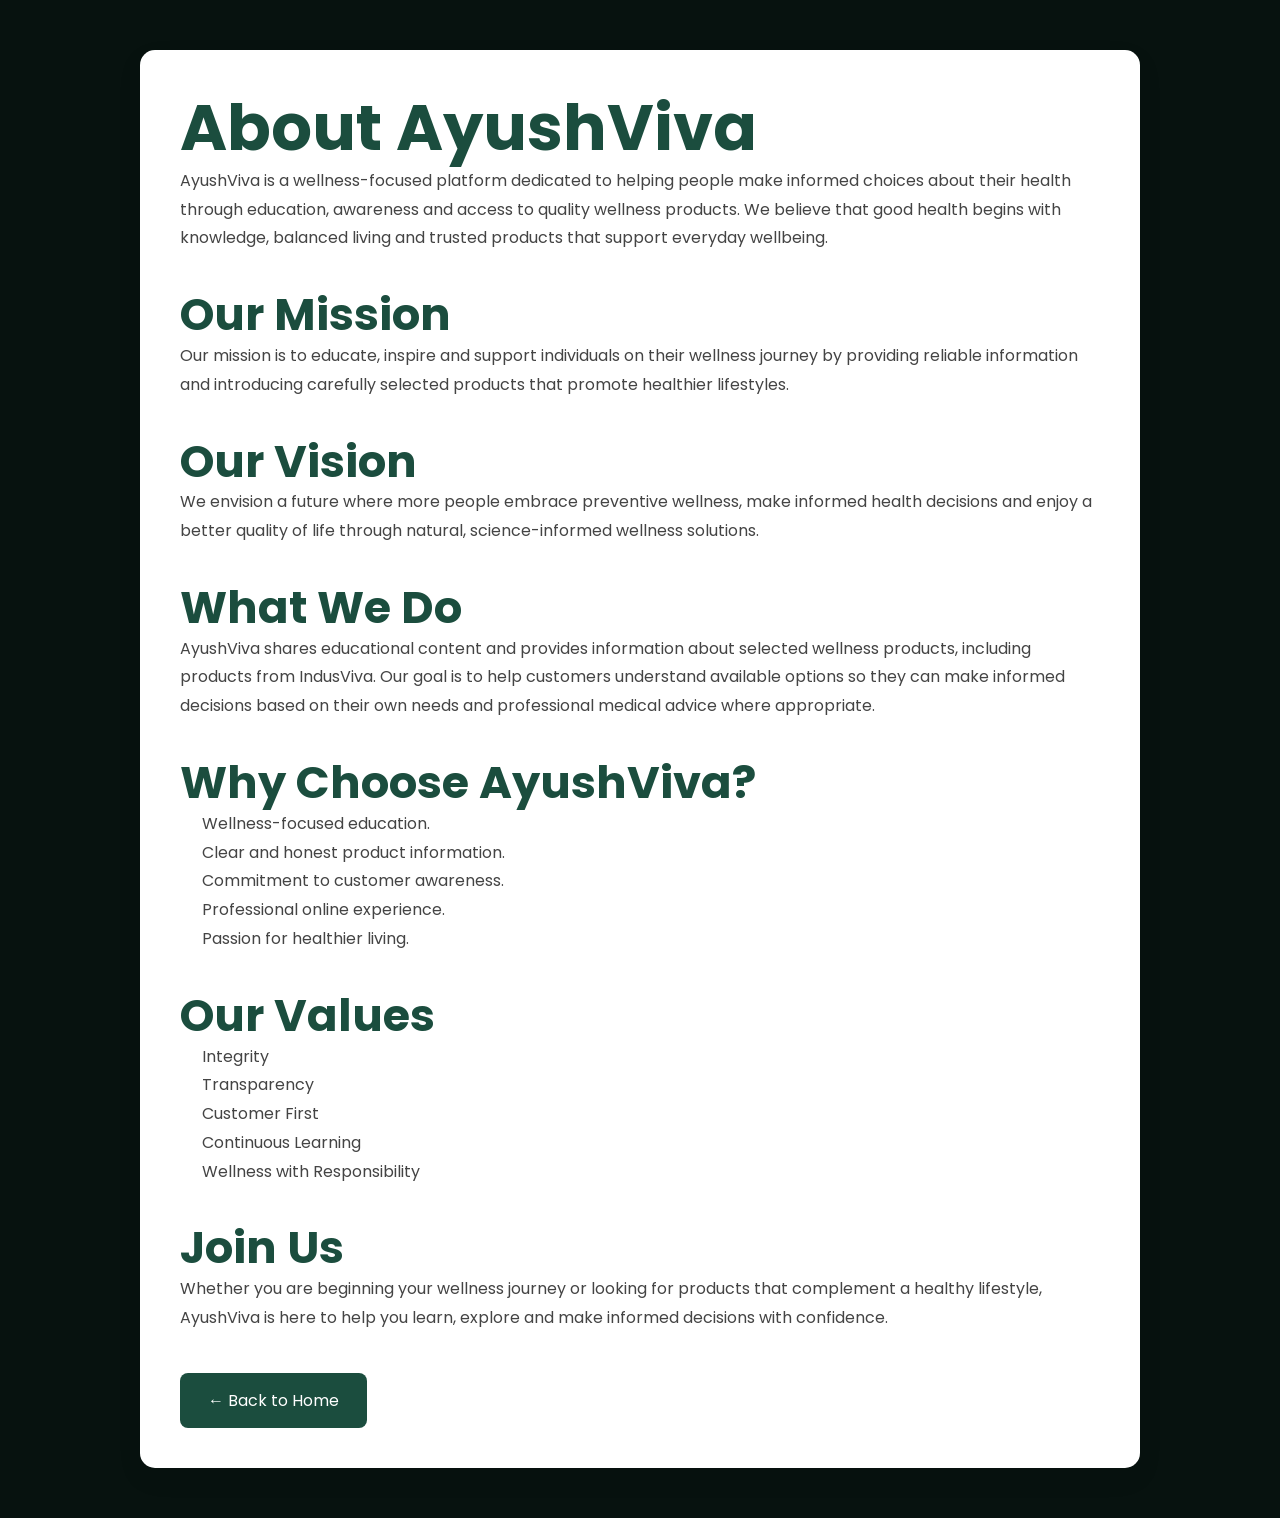
<file: about.html>
<!DOCTYPE html>
<html lang="en">

<head>

<meta charset="UTF-8">
<meta name="viewport" content="width=device-width, initial-scale=1.0">

<title>About Us | AyushViva</title>

<meta name="description"
content="Learn about AyushViva, our mission, vision and commitment to helping people make informed wellness choices through trusted natural health products.">

<meta name="robots" content="index,follow">

<link rel="canonical" href="https://shalik-mc.github.io/ayushviva/about.html">

<link rel="stylesheet" href="style.css">




<style>

.container{
max-width:1000px;
margin:50px auto;
padding:40px;
background:#fff;
border-radius:15px;
box-shadow:0 10px 25px rgba(0,0,0,.08);
}

h1,h2{
color:#1b4d3e;
}

h2{
margin-top:35px;
}

p,li{
line-height:1.8;
color:#444;
}

ul{
padding-left:22px;
}

.back-btn{
display:inline-block;
margin-top:40px;
padding:14px 28px;
background:#1b4d3e;
color:#fff;
text-decoration:none;
border-radius:8px;
}

.back-btn:hover{
background:#12372c;
}

</style>

</head>

<body>

<div class="container">

<h1>About AyushViva</h1>

<p>AyushViva is a wellness-focused platform dedicated to helping people make informed choices about their health through education, awareness and access to quality wellness products. We believe that good health begins with knowledge, balanced living and trusted products that support everyday wellbeing.</p>

<h2>Our Mission</h2>

<p>Our mission is to educate, inspire and support individuals on their wellness journey by providing reliable information and introducing carefully selected products that promote healthier lifestyles.</p>

<h2>Our Vision</h2>

<p>We envision a future where more people embrace preventive wellness, make informed health decisions and enjoy a better quality of life through natural, science-informed wellness solutions.</p>

<h2>What We Do</h2>

<p>AyushViva shares educational content and provides information about selected wellness products, including products from IndusViva. Our goal is to help customers understand available options so they can make informed decisions based on their own needs and professional medical advice where appropriate.</p>

<h2>Why Choose AyushViva?</h2>

<ul>
<li>Wellness-focused education.</li>
<li>Clear and honest product information.</li>
<li>Commitment to customer awareness.</li>
<li>Professional online experience.</li>
<li>Passion for healthier living.</li>
</ul>

<h2>Our Values</h2>

<ul>
<li>Integrity</li>
<li>Transparency</li>
<li>Customer First</li>
<li>Continuous Learning</li>
<li>Wellness with Responsibility</li>
</ul>

<h2>Join Us</h2>

<p>Whether you are beginning your wellness journey or looking for products that complement a healthy lifestyle, AyushViva is here to help you learn, explore and make informed decisions with confidence.</p>

<a href="index.html" class="back-btn">← Back to Home</a>

</div>

</body>

</html>
</file>
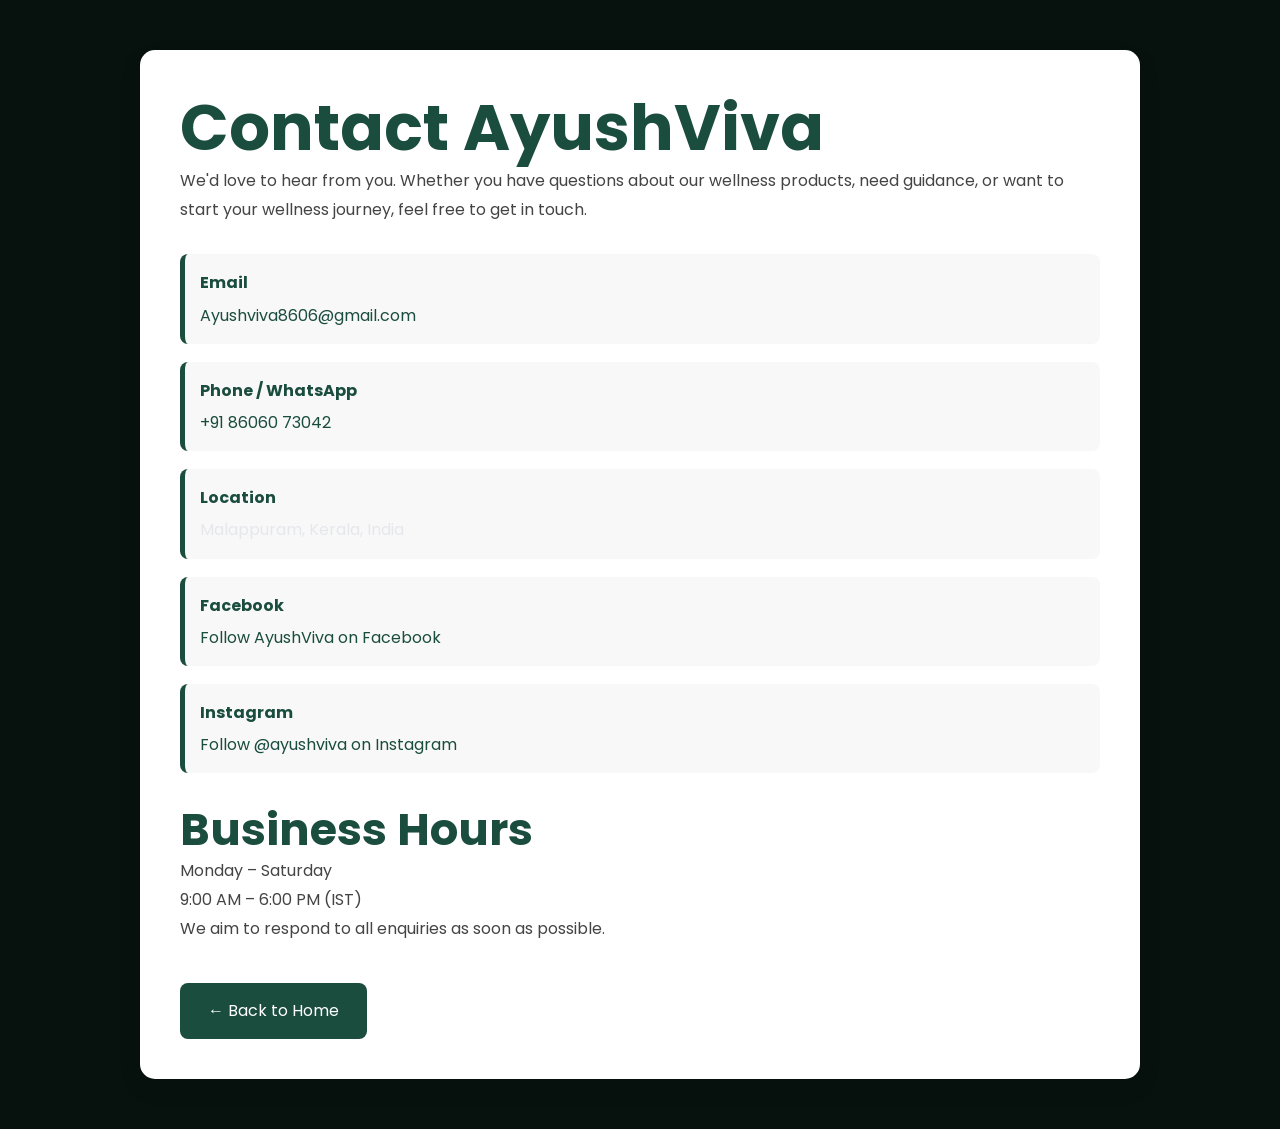
<file: contact.html>
<!DOCTYPE html>
<html lang="en">

<head>
<meta charset="UTF-8">
<meta name="viewport" content="width=device-width, initial-scale=1.0">

<title>Contact Us | AyushViva</title>

<meta name="description"
content="Contact AyushViva for wellness product information, support and enquiries.">

<meta name="robots" content="index,follow">

<link rel="canonical" href="https://shalik-mc.github.io/ayushviva/contact.html">

<link rel="stylesheet" href="style.css">




<style>

.container{
max-width:1000px;
margin:50px auto;
padding:40px;
background:#fff;
border-radius:15px;
box-shadow:0 10px 25px rgba(0,0,0,.08);
}

h1,h2{
color:#1b4d3e;
}

p{
line-height:1.8;
color:#444;
}

.info{
margin:30px 0;
}

.info div{
margin-bottom:18px;
padding:15px;
background:#f8f8f8;
border-left:5px solid #1b4d3e;
border-radius:8px;
}

.info strong{
display:block;
margin-bottom:5px;
color:#1b4d3e;
}

a{
color:#1b4d3e;
text-decoration:none;
}

a:hover{
text-decoration:underline;
}

.back-btn{
display:inline-block;
margin-top:40px;
padding:14px 28px;
background:#1b4d3e;
color:#fff;
text-decoration:none;
border-radius:8px;
}

.back-btn:hover{
background:#12372c;
text-decoration:none;
}

</style>

</head>

<body>

<div class="container">

<h1>Contact AyushViva</h1>

<p>We'd love to hear from you. Whether you have questions about our wellness products, need guidance, or want to start your wellness journey, feel free to get in touch.</p>

<div class="info">

<div>
<strong>Email</strong>
<a href="mailto:Ayushviva8606@gmail.com">Ayushviva8606@gmail.com</a>
</div>

<div>
<strong>Phone / WhatsApp</strong>
<a href="tel:+918606073042">+91 86060 73042</a>
</div>

<div>
<strong>Location</strong>
Malappuram, Kerala, India
</div>

<div>
<strong>Facebook</strong>
<a href="https://www.facebook.com/share/1PtQQM6h36/" target="_blank">
Follow AyushViva on Facebook
</a>
</div>

<div>
<strong>Instagram</strong>
<a href="https://www.instagram.com/ayushviva?igsh=MTg1cTBuc2RxM3UyZQ==" target="_blank">
Follow @ayushviva on Instagram
</a>
</div>

</div>

<h2>Business Hours</h2>

<p>
Monday – Saturday<br>
9:00 AM – 6:00 PM (IST)
</p>

<p>We aim to respond to all enquiries as soon as possible.</p>

<a href="index.html" class="back-btn">← Back to Home</a>

</div>

</body>

</html>
</file>
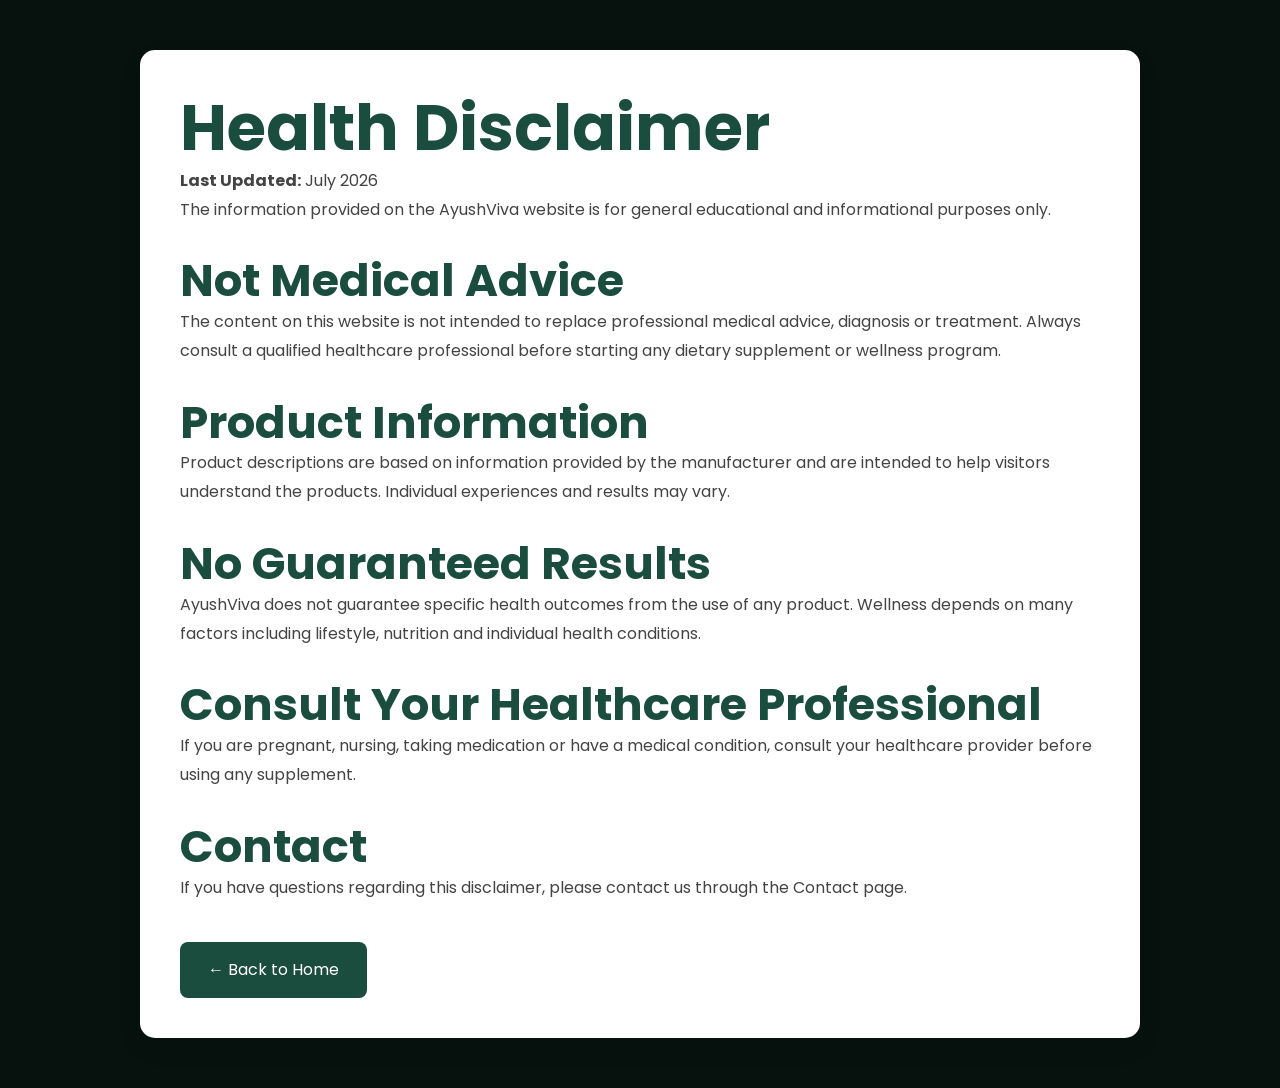
<file: disclaimer.html>
<!DOCTYPE html>
<html lang="en">
<head>
<meta charset="UTF-8">
<meta name="viewport" content="width=device-width, initial-scale=1.0">

<title>Health Disclaimer | AyushViva</title>

<meta name="description" content="Read the AyushViva Health Disclaimer regarding wellness products and the information provided on this website.">

<meta name="robots" content="index,follow">

<link rel="canonical" href="https://shalik-mc.github.io/ayushviva/disclaimer.html">

<link rel="stylesheet" href="style.css">


<!-- Google tag (gtag.js) -->
<script async src="https://www.googletagmanager.com/gtag/js?id=G-VXFE8F54VJ"></script>
<script>
  window.dataLayer = window.dataLayer || [];
  function gtag(){dataLayer.push(arguments);}
  gtag('js', new Date());

  gtag('config', 'G-VXFE8F54VJ');
</script>



<style>
.container{
max-width:1000px;
margin:50px auto;
padding:40px;
background:#fff;
border-radius:15px;
box-shadow:0 10px 25px rgba(0,0,0,.08);
}

.container h1,
.container h2{
color:#1b4d3e;
}

.container h2{
margin-top:30px;
}

.container p,
.container li{
line-height:1.8;
color:#444;
}

.container ul{
padding-left:22px;
}

.back-btn{
display:inline-block;
margin-top:40px;
padding:14px 28px;
background:#1b4d3e;
color:#fff;
text-decoration:none;
border-radius:8px;
}
</style>

</head>

<body>

<div class="container">

<h1>Health Disclaimer</h1>

<p><strong>Last Updated:</strong> July 2026</p>

<p>The information provided on the AyushViva website is for general educational and informational purposes only.</p>

<h2>Not Medical Advice</h2>

<p>The content on this website is not intended to replace professional medical advice, diagnosis or treatment. Always consult a qualified healthcare professional before starting any dietary supplement or wellness program.</p>

<h2>Product Information</h2>

<p>Product descriptions are based on information provided by the manufacturer and are intended to help visitors understand the products. Individual experiences and results may vary.</p>

<h2>No Guaranteed Results</h2>

<p>AyushViva does not guarantee specific health outcomes from the use of any product. Wellness depends on many factors including lifestyle, nutrition and individual health conditions.</p>

<h2>Consult Your Healthcare Professional</h2>

<p>If you are pregnant, nursing, taking medication or have a medical condition, consult your healthcare provider before using any supplement.</p>

<h2>Contact</h2>

<p>If you have questions regarding this disclaimer, please contact us through the Contact page.</p>

<a href="index.html" class="back-btn">← Back to Home</a>

</div>

</body>
</html>
</file>
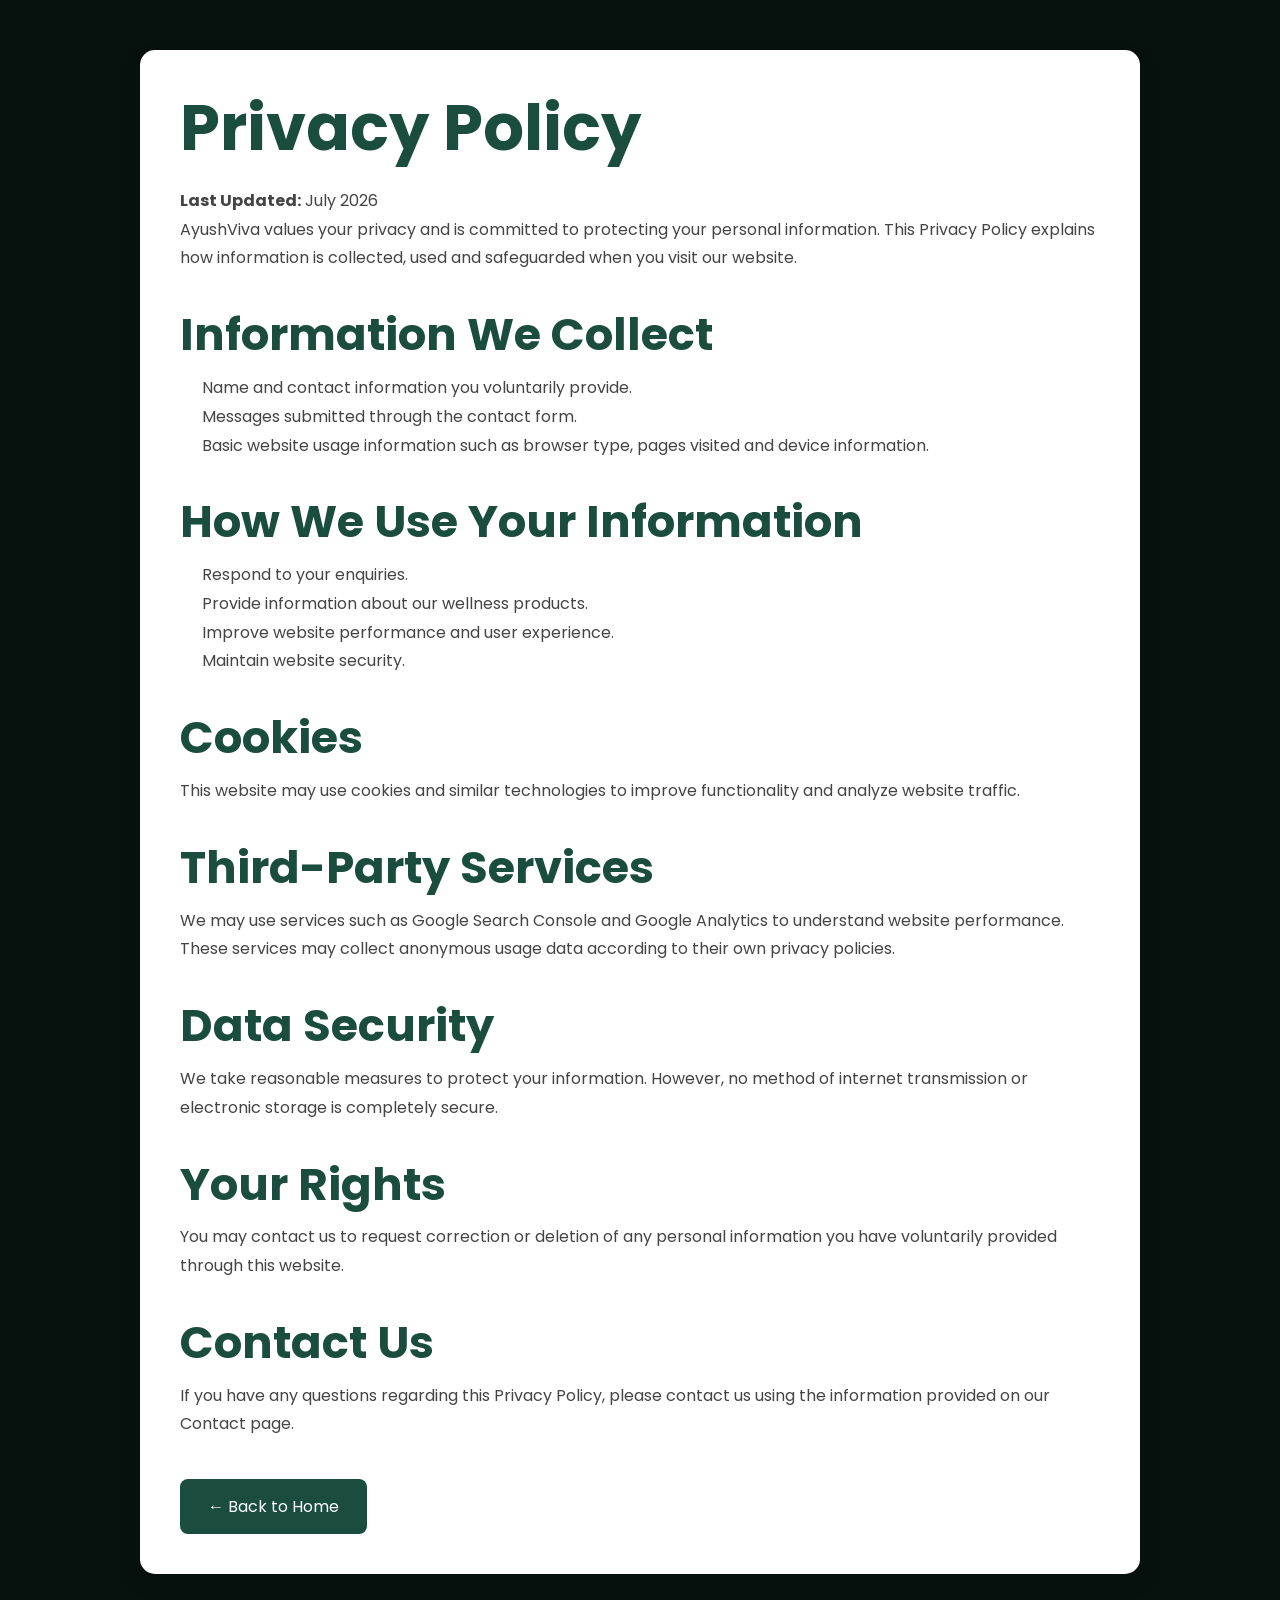
<file: privacy.html>
<!DOCTYPE html>
<html lang="en">

<head>
<meta charset="UTF-8">
<meta name="viewport" content="width=device-width, initial-scale=1.0">

<title>Privacy Policy | AyushViva</title>

<meta name="description"
content="Read the AyushViva Privacy Policy to learn how we collect, use and protect your personal information.">

<meta name="robots" content="index,follow">

<link rel="canonical" href="https://shalik-mc.github.io/ayushviva/privacy.html">

<link rel="stylesheet" href="style.css">



<style>

.container{
max-width:1000px;
margin:50px auto;
padding:40px;
background:#fff;
border-radius:15px;
box-shadow:0 10px 25px rgba(0,0,0,.08);
}

.container h1{
color:#1b4d3e;
margin-bottom:20px;
}

.container h2{
margin-top:35px;
margin-bottom:12px;
color:#1b4d3e;
}

.container p,
.container li{
line-height:1.8;
color:#444;
}

.container ul{
padding-left:22px;
}

.back-btn{
display:inline-block;
margin-top:40px;
padding:14px 28px;
background:#1b4d3e;
color:#fff;
text-decoration:none;
border-radius:8px;
}

.back-btn:hover{
background:#12372c;
}

</style>

</head>

<body>

<div class="container">

<h1>Privacy Policy</h1>

<p><strong>Last Updated:</strong> July 2026</p>

<p>AyushViva values your privacy and is committed to protecting your personal information. This Privacy Policy explains how information is collected, used and safeguarded when you visit our website.</p>

<h2>Information We Collect</h2>

<ul>
<li>Name and contact information you voluntarily provide.</li>
<li>Messages submitted through the contact form.</li>
<li>Basic website usage information such as browser type, pages visited and device information.</li>
</ul>

<h2>How We Use Your Information</h2>

<ul>
<li>Respond to your enquiries.</li>
<li>Provide information about our wellness products.</li>
<li>Improve website performance and user experience.</li>
<li>Maintain website security.</li>
</ul>

<h2>Cookies</h2>

<p>This website may use cookies and similar technologies to improve functionality and analyze website traffic.</p>

<h2>Third-Party Services</h2>

<p>We may use services such as Google Search Console and Google Analytics to understand website performance. These services may collect anonymous usage data according to their own privacy policies.</p>

<h2>Data Security</h2>

<p>We take reasonable measures to protect your information. However, no method of internet transmission or electronic storage is completely secure.</p>

<h2>Your Rights</h2>

<p>You may contact us to request correction or deletion of any personal information you have voluntarily provided through this website.</p>

<h2>Contact Us</h2>

<p>If you have any questions regarding this Privacy Policy, please contact us using the information provided on our Contact page.</p>

<a href="index.html" class="back-btn">← Back to Home</a>

</div>

</body>

</html>
</file>
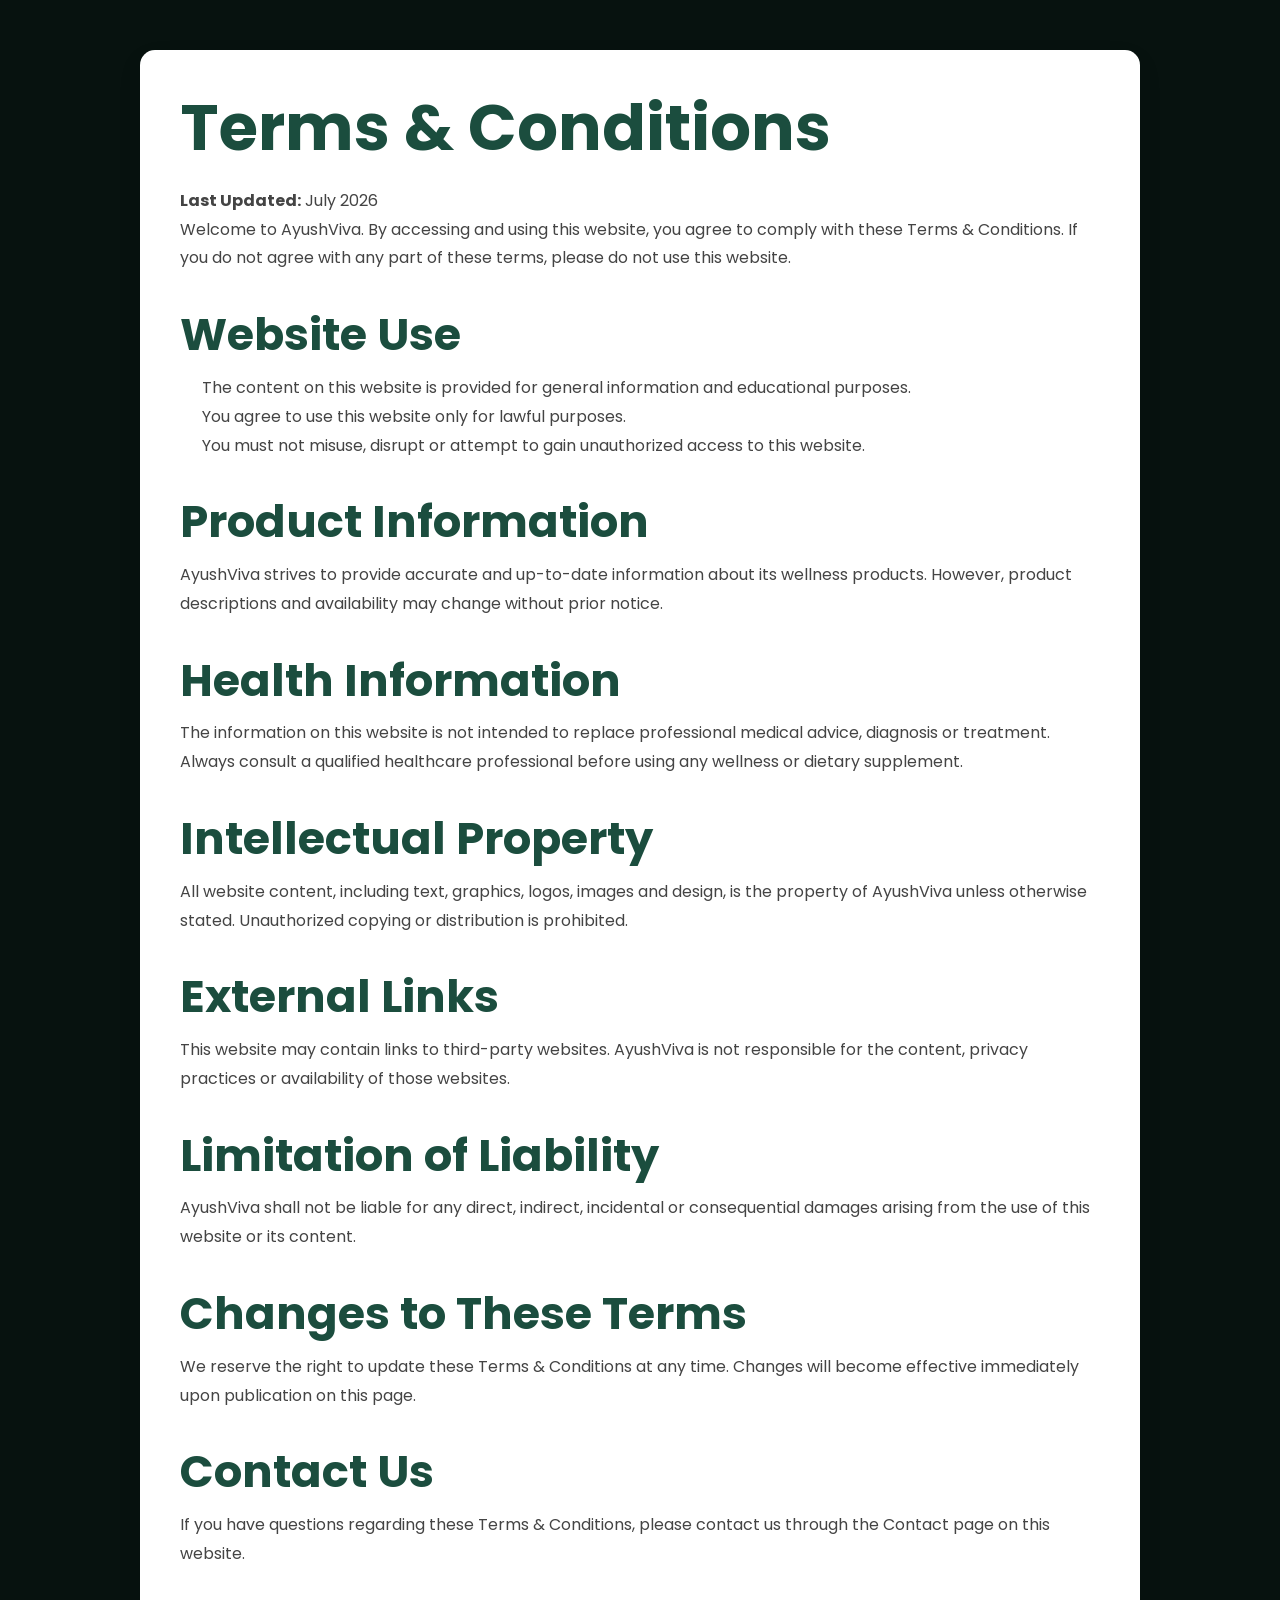
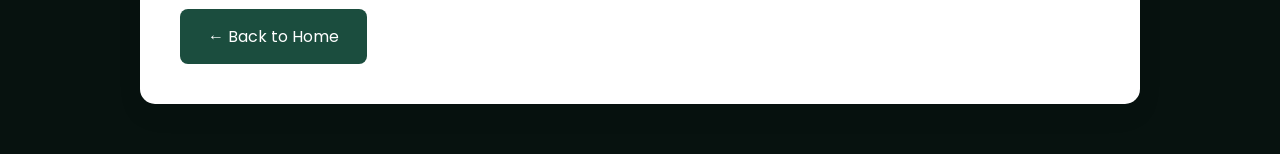
<file: terms.html>
<!DOCTYPE html>
<html lang="en">

<head>
<meta charset="UTF-8">
<meta name="viewport" content="width=device-width, initial-scale=1.0">

<title>Terms & Conditions | AyushViva</title>

<meta name="description"
content="Read the Terms & Conditions governing the use of the AyushViva website and its wellness products.">

<meta name="robots" content="index,follow">

<link rel="canonical" href="https://shalik-mc.github.io/ayushviva/terms.html">

<link rel="stylesheet" href="style.css">



<style>

.container{
max-width:1000px;
margin:50px auto;
padding:40px;
background:#fff;
border-radius:15px;
box-shadow:0 10px 25px rgba(0,0,0,.08);
}

.container h1{
color:#1b4d3e;
margin-bottom:20px;
}

.container h2{
margin-top:35px;
margin-bottom:12px;
color:#1b4d3e;
}

.container p,
.container li{
line-height:1.8;
color:#444;
}

.container ul{
padding-left:22px;
}

.back-btn{
display:inline-block;
margin-top:40px;
padding:14px 28px;
background:#1b4d3e;
color:#fff;
text-decoration:none;
border-radius:8px;
}

.back-btn:hover{
background:#12372c;
}

</style>

</head>

<body>

<div class="container">

<h1>Terms & Conditions</h1>

<p><strong>Last Updated:</strong> July 2026</p>

<p>Welcome to AyushViva. By accessing and using this website, you agree to comply with these Terms & Conditions. If you do not agree with any part of these terms, please do not use this website.</p>

<h2>Website Use</h2>

<ul>
<li>The content on this website is provided for general information and educational purposes.</li>
<li>You agree to use this website only for lawful purposes.</li>
<li>You must not misuse, disrupt or attempt to gain unauthorized access to this website.</li>
</ul>

<h2>Product Information</h2>

<p>AyushViva strives to provide accurate and up-to-date information about its wellness products. However, product descriptions and availability may change without prior notice.</p>

<h2>Health Information</h2>

<p>The information on this website is not intended to replace professional medical advice, diagnosis or treatment. Always consult a qualified healthcare professional before using any wellness or dietary supplement.</p>

<h2>Intellectual Property</h2>

<p>All website content, including text, graphics, logos, images and design, is the property of AyushViva unless otherwise stated. Unauthorized copying or distribution is prohibited.</p>

<h2>External Links</h2>

<p>This website may contain links to third-party websites. AyushViva is not responsible for the content, privacy practices or availability of those websites.</p>

<h2>Limitation of Liability</h2>

<p>AyushViva shall not be liable for any direct, indirect, incidental or consequential damages arising from the use of this website or its content.</p>

<h2>Changes to These Terms</h2>

<p>We reserve the right to update these Terms & Conditions at any time. Changes will become effective immediately upon publication on this page.</p>

<h2>Contact Us</h2>

<p>If you have questions regarding these Terms & Conditions, please contact us through the Contact page on this website.</p>

<a href="index.html" class="back-btn">← Back to Home</a>

</div>

</body>

</html>
</file>
<file: style.css>
/*==================================================
  AYUSHVIVA V2.0
  STYLE.CSS
==================================================*/

/*======================
    GOOGLE FONT
=======================*/
@import url('https://fonts.googleapis.com/css2?family=Poppins:wght@300;400;500;600;700;800&display=swap');

/*======================
    CSS VARIABLES
=======================*/
:root{

    --primary:#10B981;
    --primary-dark:#047857;
    --secondary:#064E3B;

    --accent:#FACC15;

    --bg:#07120F;
    --bg-light:#0D1E1A;
    --card:#112A23;

    --white:#ffffff;
    --text:#E5E7EB;
    --text-light:#A7B3AF;

    --border:rgba(255,255,255,.08);

    --shadow:0 12px 30px rgba(0,0,0,.35);

    --radius:18px;

    --transition:.35s ease;

    --container:1280px;
}

/*======================
      RESET
=======================*/

*{
    margin:0;
    padding:0;
    box-sizing:border-box;
}

*::before,
*::after{
    box-sizing:border-box;
}

html{

    scroll-behavior:smooth;

    font-size:16px;
}

body{

    font-family:'Poppins',sans-serif;

    background:var(--bg);

    color:var(--text);

    line-height:1.7;

    overflow-x:hidden;
}

/*======================
      SELECTION
=======================*/

::selection{

    background:var(--primary);

    color:#fff;

}

/*======================
     SCROLLBAR
=======================*/

::-webkit-scrollbar{

    width:10px;

}

::-webkit-scrollbar-track{

    background:#091612;

}

::-webkit-scrollbar-thumb{

    background:var(--primary);

    border-radius:50px;

}

::-webkit-scrollbar-thumb:hover{

    background:var(--primary-dark);

}

/*======================
      IMAGES
=======================*/

img{

    width:100%;

    display:block;

    max-width:100%;

}

/*======================
       LINKS
=======================*/

a{

    text-decoration:none;

    color:inherit;

}

/*======================
       LIST
=======================*/

ul{

    list-style:none;

}

/*======================
      BUTTONS
=======================*/

button{

    border:none;

    outline:none;

    cursor:pointer;

    font-family:inherit;

}

/*======================
      INPUTS
=======================*/

input,
textarea,
select{

    font-family:inherit;

    outline:none;

    border:none;

}

/*======================
     TYPOGRAPHY
=======================*/

h1,
h2,
h3,
h4,
h5,
h6{

    color:var(--white);

    line-height:1.2;

    font-weight:700;

}

h1{

    font-size:4rem;

}

h2{

    font-size:2.8rem;

}

h3{

    font-size:1.6rem;

}

h4{

    font-size:1.15rem;

}

p{

    color:var(--text-light);

    font-size:1rem;

}

span{

    display:inline-block;

}

/*======================
      HR
=======================*/

hr{

    border:none;

    height:1px;

    background:var(--border);

}

/*======================
      TABLE
=======================*/

table{

    border-collapse:collapse;

    width:100%;

}

/*======================
       IFRAME
=======================*/

iframe{

    border:none;

    width:100%;

}

/*======================
      VIDEO
=======================*/

video{

    width:100%;

    display:block;

}

/*======================
      TRANSITIONS
=======================*/

a,
button,
input,
textarea,
img{

    transition:var(--transition);

}

/*==================================================
  PART 1A-2
  CONTAINERS • UTILITIES • BUTTONS • BASE LAYOUT
==================================================*/

/*======================
      CONTAINER
=======================*/

.container{
    width:90%;
    max-width:var(--container);
    margin:auto;
}

/*======================
      SECTION
=======================*/

.section{
    padding:100px 0;
    position:relative;
}

.section-sm{
    padding:70px 0;
}

/*======================
    SECTION TITLE
=======================*/

.section-title{
    text-align:center;
    max-width:760px;
    margin:0 auto 70px;
}

.section-title span{
    color:var(--primary);
    font-size:.95rem;
    font-weight:700;
    letter-spacing:3px;
    text-transform:uppercase;
    margin-bottom:12px;
}

.section-title h2{
    margin-bottom:20px;
}

.section-title p{
    font-size:1.05rem;
}

/*======================
      GRID HELPERS
=======================*/

.grid{
    display:grid;
    gap:30px;
}

.grid-2{
    display:grid;
    grid-template-columns:repeat(2,1fr);
    gap:40px;
}

.grid-3{
    display:grid;
    grid-template-columns:repeat(3,1fr);
    gap:30px;
}

.grid-4{
    display:grid;
    grid-template-columns:repeat(4,1fr);
    gap:25px;
}

/*======================
     FLEX HELPERS
=======================*/

.flex{
    display:flex;
}

.flex-center{
    display:flex;
    justify-content:center;
    align-items:center;
}

.flex-between{
    display:flex;
    justify-content:space-between;
    align-items:center;
}

.flex-column{
    display:flex;
    flex-direction:column;
}

/*======================
      BUTTONS
=======================*/

.btn{
    display:inline-flex;
    align-items:center;
    justify-content:center;
    gap:10px;

    padding:14px 32px;

    border-radius:50px;

    font-weight:600;

    font-size:1rem;

    cursor:pointer;

    transition:var(--transition);
}

/* Primary Button */

.btn-primary{

    background:var(--primary);

    color:#fff;

    box-shadow:0 10px 25px rgba(16,185,129,.35);

}

.btn-primary:hover{

    background:var(--primary-dark);

    transform:translateY(-4px);

}

/* Outline Button */

.btn-outline{

    border:2px solid var(--primary);

    color:var(--primary);

    background:transparent;

}

.btn-outline:hover{

    background:var(--primary);

    color:#fff;

    transform:translateY(-4px);

}

/* Gold Button */

.btn-gold{

    background:var(--accent);

    color:#111827;

    font-weight:700;

}

.btn-gold:hover{

    transform:translateY(-4px);

    box-shadow:0 12px 28px rgba(250,204,21,.35);

}

/*======================
      CARD
=======================*/

.card{

    background:rgba(255,255,255,.04);

    backdrop-filter:blur(14px);

    border:1px solid var(--border);

    border-radius:var(--radius);

    box-shadow:var(--shadow);

    transition:var(--transition);

}

.card:hover{

    transform:translateY(-10px);

    border-color:rgba(16,185,129,.45);

}

/*======================
     GLASS EFFECT
=======================*/

.glass{

    background:rgba(255,255,255,.05);

    backdrop-filter:blur(18px);

    -webkit-backdrop-filter:blur(18px);

    border:1px solid rgba(255,255,255,.08);

    border-radius:var(--radius);

}

/*======================
     TEXT HELPERS
=======================*/

.text-center{
    text-align:center;
}

.text-left{
    text-align:left;
}

.text-right{
    text-align:right;
}

.primary{
    color:var(--primary);
}

.accent{
    color:var(--accent);
}

.white{
    color:var(--white);
}

/*======================
     SPACING HELPERS
=======================*/

.mt-1{margin-top:10px;}
.mt-2{margin-top:20px;}
.mt-3{margin-top:30px;}
.mt-4{margin-top:40px;}
.mt-5{margin-top:50px;}

.mb-1{margin-bottom:10px;}
.mb-2{margin-bottom:20px;}
.mb-3{margin-bottom:30px;}
.mb-4{margin-bottom:40px;}
.mb-5{margin-bottom:50px;}

/*======================
      ICON STYLE
=======================*/

.icon-circle{

    width:70px;
    height:70px;

    display:flex;
    justify-content:center;
    align-items:center;

    border-radius:50%;

    background:rgba(16,185,129,.12);

    color:var(--primary);

    font-size:1.8rem;

}

/*======================
      ANIMATION
=======================*/

.fade-up{

    opacity:0;

    transform:translateY(40px);

    transition:all .8s ease;

}

.fade-up.show{

    opacity:1;

    transform:translateY(0);

}

.zoom{

    transition:var(--transition);

}

.zoom:hover{

    transform:scale(1.05);

}

/*==================================================
   PART 1B-1
   HEADER + NAVIGATION + MOBILE MENU
==================================================*/

/*======================
      HEADER
=======================*/

.header{
    position:fixed;
    top:0;
    left:0;
    width:100%;
    z-index:999;

    background:rgba(7,18,15,.75);
    backdrop-filter:blur(12px);
    -webkit-backdrop-filter:blur(12px);

    border-bottom:1px solid var(--border);

    transition:var(--transition);
}

.header.scrolled{
    background:rgba(7,18,15,.95);
    box-shadow:0 10px 30px rgba(0,0,0,.35);
}

/*======================
      NAV CONTAINER
=======================*/

.nav-container{
    display:flex;
    align-items:center;
    justify-content:space-between;

    padding:18px 0;
}

/*======================
      LOGO
=======================*/

.logo{
    display:flex;
    align-items:center;
    gap:10px;

    font-size:1.4rem;
    font-weight:700;
    color:var(--white);
}

.logo img{
    width:42px;
    height:42px;
    object-fit:contain;
}

/*======================
      NAV LINKS
=======================*/

.navbar{
    display:flex;
    align-items:center;
}

.nav-links{
    display:flex;
    gap:28px;
}

.nav-links li a{
    font-weight:500;
    font-size:1rem;
    color:var(--text-light);
    position:relative;
    transition:var(--transition);
}

.nav-links li a::after{
    content:'';
    position:absolute;
    left:0;
    bottom:-6px;
    width:0%;
    height:2px;
    background:var(--primary);
    transition:var(--transition);
}

.nav-links li a:hover{
    color:var(--white);
}

.nav-links li a:hover::after{
    width:100%;
}

/*======================
      NAV BUTTONS
=======================*/

.nav-buttons{
    display:flex;
    align-items:center;
    gap:15px;
}

/*======================
      MENU TOGGLE
=======================*/

.menu-toggle{
    display:none;
    font-size:1.6rem;
    color:var(--white);
    cursor:pointer;
}

/*======================
      MOBILE NAV
=======================*/

@media (max-width: 992px){

    .nav-links{
        position:fixed;
        top:0;
        right:-100%;
        width:280px;
        height:100vh;

        flex-direction:column;
        gap:25px;

        background:var(--bg-light);
        padding:80px 25px;

        transition:var(--transition);

        border-left:1px solid var(--border);
    }

    .nav-links.active{
        right:0;
    }

    .menu-toggle{
        display:block;
    }

    .nav-buttons .btn{
        display:none;
    }
}

/*======================
      ACTIVE LINK
=======================*/

.nav-links li a.active{
    color:var(--primary);
}

.nav-links li a.active::after{
    width:100%;
}

/*==================================================
   PART 1B-2
   HERO SECTION + FLOATING CARDS + STATS
==================================================*/

/*======================
      HERO SECTION
=======================*/

.hero{
    min-height:100vh;
    display:flex;
    align-items:center;

    padding-top:90px;

    position:relative;

    background:
        radial-gradient(circle at 20% 20%, rgba(16,185,129,.12), transparent 40%),
        radial-gradient(circle at 80% 30%, rgba(250,204,21,.08), transparent 45%),
        var(--bg);
}

.hero-container{
    display:grid;
    grid-template-columns:1.2fr 1fr;
    gap:60px;
    align-items:center;
}

/*======================
      HERO LEFT
=======================*/

.hero-badge{
    display:inline-block;
    padding:8px 16px;
    border-radius:50px;

    background:rgba(16,185,129,.12);
    color:var(--primary);

    font-weight:600;
    font-size:.9rem;

    margin-bottom:20px;
}

.hero-left h1{
    font-size:3.6rem;
    line-height:1.2;
    margin-bottom:20px;
}

.hero-left h1 span{
    color:var(--primary);
}

.hero-left p{
    font-size:1.1rem;
    max-width:520px;
    margin-bottom:30px;
}

/*======================
      HERO BUTTONS
=======================*/

.hero-buttons{
    display:flex;
    gap:15px;
    flex-wrap:wrap;
    margin-bottom:30px;
}

/*======================
      HERO FEATURES
=======================*/

.hero-features{
    display:flex;
    gap:20px;
    flex-wrap:wrap;
}

.hero-features .feature{
    display:flex;
    align-items:center;
    gap:10px;

    padding:10px 14px;
    border-radius:50px;

    background:rgba(255,255,255,.04);
    border:1px solid var(--border);

    font-size:.9rem;
    color:var(--text-light);
}

.hero-features .feature i{
    color:var(--primary);
}

/*======================
      HERO RIGHT
=======================*/

.hero-right{
    position:relative;
    display:flex;
    justify-content:center;
    align-items:center;
}

.hero-image{
    width:100%;
    max-width:420px;
    z-index:2;
}

.hero-image img{
    filter:drop-shadow(0 20px 40px rgba(0,0,0,.5));
}

/*======================
   FLOATING CARDS
=======================*/

.floating-card{
    position:absolute;

    display:flex;
    align-items:center;
    gap:12px;

    padding:14px 18px;
    border-radius:16px;

    background:rgba(255,255,255,.06);
    backdrop-filter:blur(12px);

    border:1px solid var(--border);

    box-shadow:var(--shadow);

    animation:float 4s ease-in-out infinite;
}

.floating-card i{
    font-size:1.4rem;
    color:var(--primary);
}

.card-one{
    top:20%;
    left:-20px;
}

.card-two{
    bottom:18%;
    right:-20px;
}

/*======================
      FLOAT ANIMATION
=======================*/

@keyframes float{
    0%{transform:translateY(0);}
    50%{transform:translateY(-12px);}
    100%{transform:translateY(0);}
}

/*======================
      HERO WAVE
=======================*/

.hero-wave{
    position:absolute;
    bottom:-1px;
    left:0;
    width:100%;
    height:80px;

    background:linear-gradient(to top, var(--bg-light), transparent);
}

/*======================
      STATS SECTION
=======================*/

.stats{
    padding:60px 0;
    background:var(--bg-light);
    border-top:1px solid var(--border);
    border-bottom:1px solid var(--border);
}

.stats-container{
    display:grid;
    grid-template-columns:repeat(4,1fr);
    gap:25px;
    text-align:center;
}

.stat-box h2{
    font-size:2.2rem;
    color:var(--primary);
    margin-bottom:8px;
}

.stat-box p{
    font-size:.95rem;
    color:var(--text-light);
}

/*======================
      RESPONSIVE
=======================*/

@media (max-width: 992px){

    .hero-container{
        grid-template-columns:1fr;
        text-align:center;
    }

    .hero-left p{
        margin:0 auto 30px;
    }

    .hero-buttons{
        justify-content:center;
    }

    .hero-features{
        justify-content:center;
    }

    .hero-left h1{
        font-size:2.8rem;
    }

    .floating-card{
        display:none;
    }

    .stats-container{
        grid-template-columns:repeat(2,1fr);
    }
}

@media (max-width: 576px){

    .hero-left h1{
        font-size:2.2rem;
    }

    .stats-container{
        grid-template-columns:1fr;
    }
}
/*==================================================
   PART 2A
   ABOUT + WHY US + PRODUCTS
==================================================*/

/*======================
      ABOUT SECTION
=======================*/

.about-container{
    display:grid;
    grid-template-columns:1fr 1fr;
    gap:60px;
    align-items:center;
}

.about-image img{
    border-radius:var(--radius);
    box-shadow:var(--shadow);
}

.about-content{
    display:flex;
    flex-direction:column;
    gap:20px;
}

.about-card{
    display:flex;
    gap:15px;
    align-items:flex-start;

    padding:18px;
    border-radius:var(--radius);

    background:rgba(255,255,255,.04);
    border:1px solid var(--border);

    transition:var(--transition);
}

.about-card:hover{
    transform:translateY(-5px);
    border-color:rgba(16,185,129,.4);
}

.about-card i{
    font-size:1.5rem;
    color:var(--primary);
}

/*======================
      WHY US SECTION
=======================*/

.why-grid{
    display:grid;
    grid-template-columns:repeat(4,1fr);
    gap:25px;
}

.why-card{
    text-align:center;
    padding:25px;

    border-radius:var(--radius);
    background:rgba(255,255,255,.04);
    border:1px solid var(--border);

    transition:var(--transition);
}

.why-card:hover{
    transform:translateY(-8px);
    border-color:var(--primary);
}

.why-card i{
    font-size:2rem;
    color:var(--primary);
    margin-bottom:12px;
}

/*======================
      PRODUCTS
=======================*/

.product-grid{
    display:grid;
    grid-template-columns:repeat(4,1fr);
    gap:25px;
}

.product-card{
    background:rgba(255,255,255,.04);
    border:1px solid var(--border);
    border-radius:var(--radius);
    overflow:hidden;

    transition:var(--transition);
}

.product-card:hover{
    transform:translateY(-10px);
    border-color:rgba(16,185,129,.5);
}

.product-image{
    height:200px;
    overflow:hidden;
}

.product-image img{
    width:100%;
    height:100%;
    object-fit:cover;
}

.product-content{
    padding:20px;
}

.product-content h3{
    margin-bottom:10px;
}

.product-content p{
    font-size:.95rem;
    margin-bottom:15px;
}

.product-content ul{
    margin-bottom:20px;
}

.product-content ul li{
    font-size:.9rem;
    margin-bottom:8px;
    color:var(--text-light);
}

.product-content ul i{
    color:var(--primary);
    margin-right:8px;
}

/*======================
      RESPONSIVE
=======================*/

@media (max-width: 992px){

    .about-container{
        grid-template-columns:1fr;
        text-align:center;
    }

    .why-grid{
        grid-template-columns:repeat(2,1fr);
    }

    .product-grid{
        grid-template-columns:repeat(2,1fr);
    }
}

@media (max-width: 576px){

    .why-grid{
        grid-template-columns:1fr;
    }

    .product-grid{
        grid-template-columns:1fr;
    }
}

/*==================================================
   PART 2B
   BUSINESS + CTA + TESTIMONIALS + FAQ
==================================================*/

/*======================
      BUSINESS SECTION
=======================*/

.business-container{
    display:grid;
    grid-template-columns:1fr 1fr;
    gap:60px;
    align-items:center;
}

.business-image img{
    border-radius:var(--radius);
    box-shadow:var(--shadow);
}

.business-content{
    display:flex;
    flex-direction:column;
    gap:20px;
}

.business-card{
    display:flex;
    gap:15px;
    align-items:flex-start;

    padding:18px;
    border-radius:var(--radius);

    background:rgba(255,255,255,.04);
    border:1px solid var(--border);

    transition:var(--transition);
}

.business-card:hover{
    transform:translateY(-5px);
    border-color:rgba(16,185,129,.4);
}

.business-card i{
    font-size:1.5rem;
    color:var(--primary);
}

/*======================
      CTA SECTION
=======================*/

.cta{
    background:linear-gradient(135deg, rgba(16,185,129,.15), rgba(7,18,15,1));
    padding:90px 0;
    text-align:center;
    border-top:1px solid var(--border);
    border-bottom:1px solid var(--border);
}

.cta-container{
    max-width:800px;
}

.cta h2{
    margin-bottom:15px;
}

.cta p{
    margin-bottom:30px;
    font-size:1.1rem;
    color:var(--text-light);
}

.cta-buttons{
    display:flex;
    justify-content:center;
    gap:15px;
    flex-wrap:wrap;
}

/*======================
      TESTIMONIALS
=======================*/

.testimonial-grid{
    display:grid;
    grid-template-columns:repeat(3,1fr);
    gap:25px;
}

.testimonial-card{
    padding:25px;

    background:rgba(255,255,255,.04);
    border:1px solid var(--border);
    border-radius:var(--radius);

    transition:var(--transition);
}

.testimonial-card:hover{
    transform:translateY(-8px);
    border-color:var(--primary);
}

.stars{
    color:var(--accent);
    margin-bottom:12px;
}

.testimonial-card p{
    font-size:.95rem;
    margin-bottom:20px;
}

.customer{
    display:flex;
    align-items:center;
    gap:12px;
}

.customer img{
    width:45px;
    height:45px;
    border-radius:50%;
    object-fit:cover;
    border:2px solid var(--primary);
}

/*======================
      FAQ SECTION
=======================*/

.faq-container{
    max-width:800px;
    margin:auto;
}

.faq-item{
    margin-bottom:15px;
    border-radius:var(--radius);
    overflow:hidden;
    border:1px solid var(--border);
    background:rgba(255,255,255,.03);
}

.faq-question{
    width:100%;
    text-align:left;

    padding:18px 20px;

    background:transparent;
    color:var(--white);

    font-weight:600;

    display:flex;
    justify-content:space-between;
    align-items:center;

    cursor:pointer;
}

.faq-answer{
    max-height:0;
    overflow:hidden;

    transition:max-height .4s ease;
    padding:0 20px;
}

.faq-answer p{
    padding-bottom:18px;
    color:var(--text-light);
}

/*======================
      ACTIVE FAQ (JS)
=======================*/

.faq-item.active .faq-answer{
    max-height:200px;
}

.faq-item.active .faq-question i{
    transform:rotate(45deg);
}

/*======================
      RESPONSIVE
=======================*/

@media (max-width: 992px){

    .business-container{
        grid-template-columns:1fr;
        text-align:center;
    }

    .testimonial-grid{
        grid-template-columns:repeat(2,1fr);
    }
}

@media (max-width: 576px){

    .testimonial-grid{
        grid-template-columns:1fr;
    }
}


/*==================================================
   PART 3
   CONTACT + FOOTER + FLOATING UI + FINAL POLISH
==================================================*/

/*======================
      CONTACT SECTION
=======================*/

.contact-container{
    display:grid;
    grid-template-columns:1fr 1fr;
    gap:60px;
    align-items:start;
}

.contact-info{
    display:flex;
    flex-direction:column;
    gap:20px;
}

.info-box{
    display:flex;
    gap:15px;
    align-items:flex-start;

    padding:18px;
    border-radius:var(--radius);

    background:rgba(255,255,255,.04);
    border:1px solid var(--border);

    transition:var(--transition);
}

.info-box:hover{
    transform:translateY(-5px);
    border-color:rgba(16,185,129,.4);
}

.info-box i{
    font-size:1.5rem;
    color:var(--primary);
}

/*======================
      CONTACT FORM
=======================*/

.contact-form form{
    display:flex;
    flex-direction:column;
    gap:15px;
}

.contact-form input,
.contact-form textarea{
    width:100%;
    padding:14px 16px;

    border-radius:12px;

    background:rgba(255,255,255,.04);
    border:1px solid var(--border);

    color:var(--white);
}

.contact-form input:focus,
.contact-form textarea:focus{
    border-color:var(--primary);
}

/*======================
      FOOTER
=======================*/

.footer{
    background:var(--bg-light);
    padding:80px 0 20px;
    border-top:1px solid var(--border);
}

.footer-container{
    display:grid;
    grid-template-columns:2fr 1fr 1fr 1fr;
    gap:40px;
}

.footer-logo{
    width:50px;
    margin-bottom:10px;
}

.footer h3,
.footer h4{
    margin-bottom:15px;
}

.footer p{
    color:var(--text-light);
}

.footer ul li{
    margin-bottom:10px;
}

.footer ul li a{
    color:var(--text-light);
    transition:var(--transition);
}

.footer ul li a:hover{
    color:var(--primary);
}

/*======================
      SOCIAL ICONS
=======================*/

.social-icons{
    display:flex;
    gap:12px;
}

.social-icons a{
    width:40px;
    height:40px;

    display:flex;
    align-items:center;
    justify-content:center;

    border-radius:50%;

    background:rgba(255,255,255,.05);
    border:1px solid var(--border);

    transition:var(--transition);
}

.social-icons a:hover{
    background:var(--primary);
    color:#fff;
    transform:translateY(-4px);
}

/*======================
      FOOTER BOTTOM
=======================*/

.footer-bottom{
    text-align:center;
    margin-top:40px;
    padding-top:20px;

    border-top:1px solid var(--border);

    color:var(--text-light);
}

/*======================
      WHATSAPP FLOAT
=======================*/

.whatsapp-float{
    position:fixed;
    bottom:25px;
    right:25px;

    width:55px;
    height:55px;

    background:#25D366;
    color:#fff;

    display:flex;
    align-items:center;
    justify-content:center;

    border-radius:50%;

    font-size:1.6rem;

    box-shadow:0 10px 25px rgba(0,0,0,.3);

    z-index:999;
}

.whatsapp-float:hover{
    transform:scale(1.1);
}

/*======================
      BACK TO TOP
=======================*/

#backToTop{
    position:fixed;
    bottom:90px;
    right:25px;

    width:45px;
    height:45px;

    border-radius:50%;

    background:var(--primary);
    color:#fff;

    display:none;

    align-items:center;
    justify-content:center;

    z-index:999;
}

/*======================
      ANIMATIONS
=======================*/

@keyframes fadeIn{
    from{
        opacity:0;
        transform:translateY(20px);
    }
    to{
        opacity:1;
        transform:translateY(0);
    }
}

/*======================
      GLOBAL HOVER FIXES
=======================*/

button,
.btn,
.card,
.product-card,
.testimonial-card,
.why-card{
    will-change:transform;
}

/*======================
      RESPONSIVE FINAL
=======================*/

@media (max-width: 992px){

    .contact-container{
        grid-template-columns:1fr;
        text-align:center;
    }

    .footer-container{
        grid-template-columns:1fr 1fr;
    }
}

@media (max-width: 576px){

    .footer-container{
        grid-template-columns:1fr;
        text-align:center;
    }

    .social-icons{
        justify-content:center;
    }
}
/*==================================================
   CONTACT FORM (CONVERSION OPTIMIZED)
==================================================*/

.contact-form{
    background:rgba(255,255,255,.03);
    border:1px solid var(--border);
    padding:30px;
    border-radius:var(--radius);
    backdrop-filter:blur(12px);
    box-shadow:var(--shadow);
}

/* FORM LAYOUT */
.contact-form form{
    display:flex;
    flex-direction:column;
    gap:16px;
}

/* INPUT FIELDS */
.contact-form input,
.contact-form textarea,
.contact-form select{
    width:100%;
    padding:14px 16px;

    border-radius:12px;

    background:rgba(255,255,255,.04);
    border:1px solid rgba(255,255,255,.08);

    color:var(--white);
    font-size:1rem;

    transition:var(--transition);
}

/* PLACEHOLDER */
.contact-form-input::placeholder,
.contact-form-textarea::placeholder{
    color:rgba(167,179,175,.7);
}

/* FOCUS STATE (VERY IMPORTANT FOR UX) */
.contact-form-input:focus,
.contact-form-textarea:focus,
.contact-form-select:focus{
    border-color:var(--primary);
    background:rgba(16,185,129,.08);
    box-shadow:0 0 0 3px rgba(16,185,129,.15);
}

/* TEXTAREA */
.contact-form-textarea{
    resize:none;
    min-height:140px;
}

/* SELECT DROPDOWN */
.contact-form-select{
    cursor:pointer;
    appearance:none;
}

/* BUTTON INSIDE FORM */
.contact-form .btn{
    width:100%;
    padding:15px;
    font-size:1.05rem;
}

/* HOVER IMPROVEMENT */
.contact-form .btn:hover{
    transform:translateY(-3px);
}

/* MOBILE OPTIMIZATION */
@media (max-width: 576px){

    .contact-form{
        padding:20px;
    }

    .contact-form-input,
    .contact-form textarea,
    .contact-form-select{
        font-size:0.95rem;
    }
}
</file>
